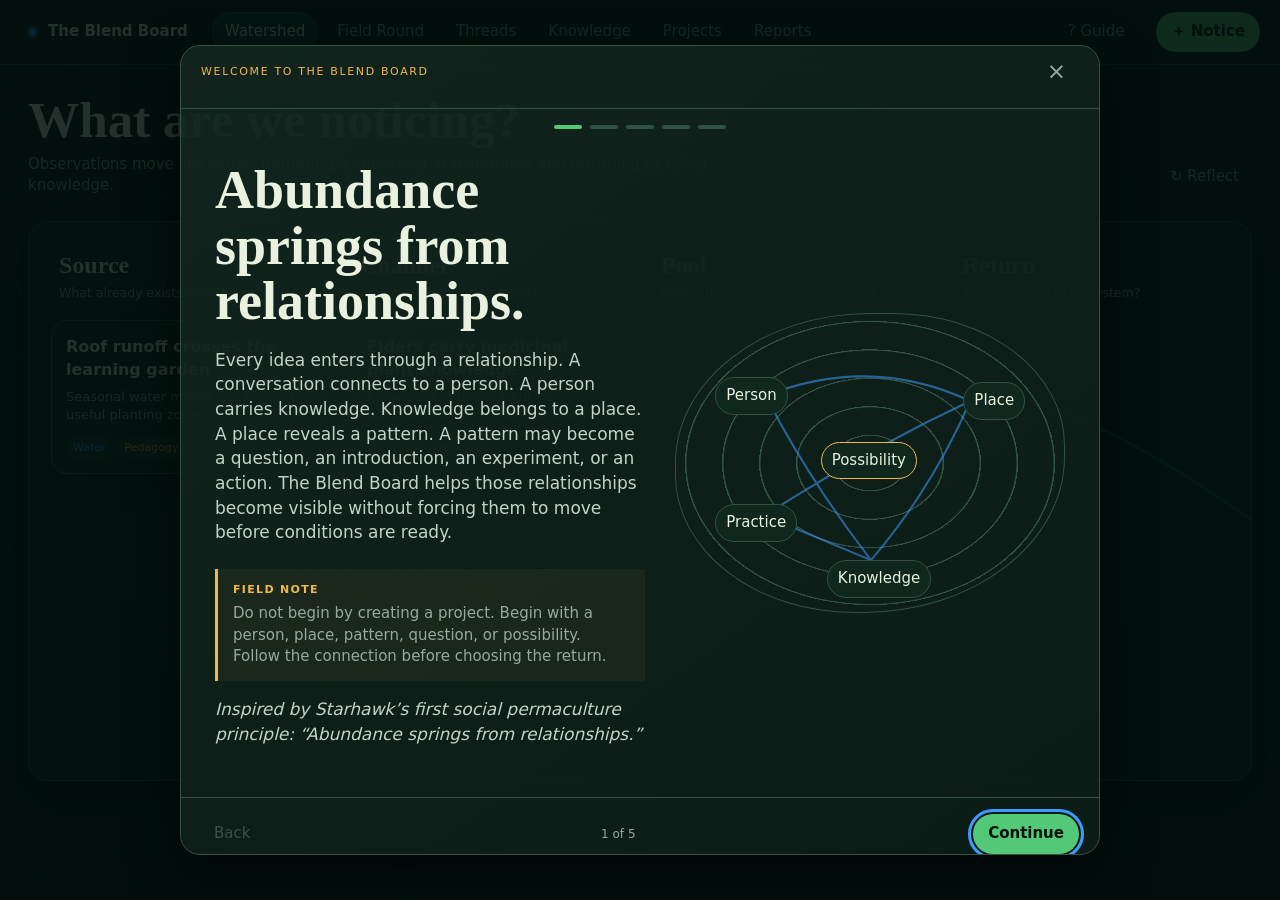
<file: index.html>
<!doctype html>
<html lang="en"><head><meta charset="utf-8"><meta name="viewport" content="width=device-width,initial-scale=1">
<meta name="theme-color" content="#09130f"><link rel="icon" href="data:image/svg+xml,%3Csvg xmlns=%27http://www.w3.org/2000/svg%27 viewBox=%270 0 32 32%27%3E%3Ccircle cx=%2716%27 cy=%2716%27 r=%2714%27 fill=%27%2353c878%27/%3E%3Cpath d=%27M8 18c5-8 11 6 16-4%27 fill=%27none%27 stroke=%27%2308120f%27 stroke-width=%273%27/%3E%3C/svg%3E"><title>Watershed | The Blend Board</title><link rel="stylesheet" href="css/app.css"></head>
<body><a class="skip-link" href="#app">Skip to main content</a><div class="topo" aria-hidden="true"></div><header class="app-header"><button type="button" class="brand" data-mode="watershed"><span aria-hidden="true">◉</span><b>The Blend Board</b></button><nav id="modeNav" aria-label="Modes"></nav><button type="button" id="openGuide" class="ghost guide-button" aria-label="Open starter guide">? Guide</button><button type="button" id="newObservation" class="primary" aria-label="Add observation">＋ Notice</button></header>
<main id="app" tabindex="-1"></main><div id="toast" role="status" aria-live="polite" aria-atomic="true"></div><div id="modalRoot"></div>
<script type="module" src="js/app.js"></script></body></html>
</file>
<file: css/app.css>
:root{--bg:#08120f;--panel:#10211b;--panel2:#142a22;--ink:#e9f1df;--muted:#96aa9d;--line:#315244;--water:#3d9bff;--healing:#53c878;--infra:#a980ff;--ped:#f2b84b;--danger:#df6b6b;--shadow:0 18px 50px #0008}*{box-sizing:border-box}html,body{margin:0;min-height:100%;background:var(--bg);color:var(--ink);font:15px/1.45 Inter,ui-sans-serif,system-ui,-apple-system,Segoe UI,sans-serif}button,input,textarea,select{font:inherit}.topo{position:fixed;inset:0;pointer-events:none;opacity:.13;background:repeating-radial-gradient(ellipse at 15% 30%,transparent 0 28px,#6d9b7a 29px 30px,transparent 31px 49px);mask-image:linear-gradient(120deg,#000,transparent 70%)}.app-header{position:sticky;top:0;z-index:20;display:flex;gap:18px;align-items:center;padding:12px 20px;background:#08120fe8;border-bottom:1px solid var(--line);backdrop-filter:blur(12px)}.brand{display:flex;gap:9px;align-items:center;color:var(--ink);background:none;border:0;cursor:pointer;white-space:nowrap}.brand span{color:var(--water)}nav{display:flex;gap:6px;flex:1;overflow:auto}nav button,.ghost,.chip{border:1px solid transparent;color:var(--muted);background:transparent;border-radius:999px;padding:8px 12px;cursor:pointer}nav button.active,nav button:hover,.ghost:hover,.chip.active{color:var(--ink);border-color:var(--line);background:#183026}.primary{border:0;border-radius:999px;background:var(--healing);color:#07120c;padding:9px 15px;font-weight:800;cursor:pointer}main{position:relative;max-width:1500px;margin:auto;padding:28px}.hero{display:flex;justify-content:space-between;align-items:end;gap:20px;margin-bottom:24px}.hero h1{font:600 clamp(28px,4vw,52px)/1.05 Georgia,serif;margin:0 0 7px}.hero p{color:var(--muted);max-width:680px;margin:0}.panel{background:linear-gradient(145deg,#13271fdd,#0d1d17dd);border:1px solid var(--line);border-radius:20px;box-shadow:var(--shadow)}.flow{position:relative;display:grid;grid-template-columns:repeat(4,1fr);gap:26px;padding:22px;min-height:560px;overflow:hidden}.flow-lines{position:absolute;inset:0;width:100%;height:100%;pointer-events:none}.stage{z-index:1;min-width:0}.stage-head{padding:8px 8px 18px}.stage-head b{font:600 24px Georgia,serif}.stage-head small{display:block;color:var(--muted);margin-top:5px}.card{position:relative;background:#13271ef2;border:1px solid #3e5c4f;border-radius:16px;padding:14px;margin:0 0 15px;cursor:pointer;box-shadow:0 8px 28px #0005;transition:.25s}.card:hover{transform:translateY(-3px);border-color:#72927f}.card h3{margin:0 0 6px;font-size:16px}.card p{margin:0;color:var(--muted);font-size:13px}.tags{display:flex;gap:5px;flex-wrap:wrap;margin-top:12px}.tag{font-size:11px;padding:3px 7px;border-radius:99px;background:#ffffff10}.tag.Water{color:var(--water)}.tag.Healing{color:var(--healing)}.tag.Infrastructure{color:var(--infra)}.tag.Pedagogy{color:var(--ped)}.toolbar{display:flex;gap:10px;flex-wrap:wrap;margin-bottom:16px}.toolbar input,.toolbar select,.field input,.field textarea,.field select{background:#0b1813;color:var(--ink);border:1px solid var(--line);border-radius:10px;padding:10px 12px}.toolbar input{min-width:260px}.graph{position:relative;height:650px;overflow:hidden}.graph svg{width:100%;height:100%}.edge{stroke:#4d7563;stroke-opacity:.45;fill:none}.node{cursor:pointer}.node circle{stroke:#b5d2c2;stroke-width:1.5}.node text{fill:var(--ink);font-size:12px;pointer-events:none}.thread-buttons{display:flex;gap:8px;flex-wrap:wrap}.knowledge-grid{display:grid;grid-template-columns:repeat(auto-fill,minmax(260px,1fr));gap:14px}.type{color:var(--ped);text-transform:uppercase;font-size:10px;letter-spacing:.15em}.board{display:grid;grid-template-columns:repeat(4,1fr);gap:12px}.lane{min-height:440px;padding:12px;background:#0c1915aa;border:1px dashed var(--line);border-radius:16px}.lane.drag{background:#183329}.lane h2{font:600 21px Georgia,serif}.report-grid{display:grid;grid-template-columns:320px 1fr;gap:18px}.output{white-space:pre-wrap;min-height:500px;padding:18px;color:#cfe4d7;overflow:auto}.modal-back{position:fixed;inset:0;z-index:50;background:#000a;display:grid;place-items:center;padding:18px}.modal{width:min(680px,100%);max-height:90vh;overflow:auto;padding:24px}.modal h2{font:600 30px Georgia,serif;margin-top:0}.field{display:grid;gap:6px;margin:14px 0}.field label{color:var(--muted)}.field textarea{min-height:100px;resize:vertical}.checks{display:flex;gap:8px;flex-wrap:wrap}.checks label{border:1px solid var(--line);border-radius:99px;padding:7px 10px}.actions{display:flex;justify-content:flex-end;gap:10px;margin-top:20px}#toast{position:fixed;right:20px;bottom:20px;z-index:80;background:#e7f4e9;color:#0c1b11;padding:10px 14px;border-radius:10px;opacity:0;transform:translateY(10px);transition:.25s}#toast.show{opacity:1;transform:none}@media(max-width:900px){.app-header{align-items:flex-start;flex-wrap:wrap}.app-header nav{order:3;width:100%}.flow,.board{grid-template-columns:1fr}.flow{min-height:0}.flow-lines{display:none}.report-grid{grid-template-columns:1fr}.hero{align-items:flex-start;flex-direction:column}main{padding:18px}.graph{height:520px}}.sr-only{position:absolute!important;width:1px;height:1px;padding:0;margin:-1px;overflow:hidden;clip:rect(0,0,0,0);white-space:nowrap;border:0}.project-card{cursor:grab}.move-label{display:grid;gap:5px;margin-top:12px;color:var(--muted);font-size:12px}.stage-select{width:100%;background:#0b1813;color:var(--ink);border:1px solid var(--line);border-radius:9px;padding:8px}.relation-list{display:grid;gap:7px;max-height:180px;overflow:auto;padding:10px;border:1px solid var(--line);border-radius:10px}.relation-list label{color:var(--ink)}.relation-list small{color:var(--muted)}.form-error{min-height:1.4em;color:#ff9b9b}.check-field{border:0;padding:0}.field>label{display:grid;gap:6px;color:var(--muted)}.card:focus-visible,button:focus-visible,input:focus-visible,textarea:focus-visible,select:focus-visible{outline:3px solid var(--water);outline-offset:2px}@media(max-width:900px){.project-card{cursor:default}.lane{min-height:120px}}
.skip-link{position:fixed;left:12px;top:8px;z-index:100;transform:translateY(-160%);background:var(--ink);color:var(--bg);padding:10px 14px;border-radius:8px;font-weight:800}.skip-link:focus{transform:none}.stage-head h2{font:600 24px Georgia,serif;margin:0}.modal-title-row{display:flex;align-items:flex-start;justify-content:space-between;gap:16px}.modal-title-row h2{margin:0}.icon-close{font-size:24px;line-height:1;padding:5px 10px}.graph{height:auto;min-height:650px}.graph svg{height:650px}.node:focus{outline:none}.node:focus circle{stroke:var(--ink);stroke-width:5}.edge-active{stroke-width:3;stroke-opacity:.8}.edge-muted{stroke-opacity:.12}.graph-alternative{border-top:1px solid var(--line);padding:18px}.graph-alternative ul{display:grid;grid-template-columns:repeat(auto-fit,minmax(240px,1fr));gap:8px;padding:0;list-style:none}.graph-list-button{width:100%;min-height:44px;text-align:left;background:#0b1813;color:var(--ink);border:1px solid var(--line);border-radius:10px;padding:10px}.graph-list-button span{display:block;margin-top:4px;color:var(--muted);font-size:12px}[aria-invalid="true"]{outline:2px solid #ff9b9b;outline-offset:3px}@media(prefers-reduced-motion:reduce){*,*::before,*::after{scroll-behavior:auto!important;transition-duration:.01ms!important;animation-duration:.01ms!important;animation-iteration-count:1!important}}@media(forced-colors:active){.card,.panel,.lane,.graph-list-button{border:1px solid CanvasText}.primary,.chip.active,nav button.active{forced-color-adjust:auto}.node circle{stroke:CanvasText}.edge{stroke:CanvasText}}
.game-score{display:grid;min-width:130px;padding:12px 18px;border:1px solid var(--line);border-radius:16px;background:#10251c}.game-score strong{font:700 28px Georgia,serif;color:var(--ped)}.game-score span{font-size:11px;color:var(--muted);text-transform:uppercase;letter-spacing:.08em}.game-shell{overflow:hidden}.game-mast{display:flex;justify-content:space-between;gap:16px;align-items:center;padding:20px 24px;border-bottom:1px solid var(--line)}.game-mast h2{margin:4px 0 0;font:600 26px Georgia,serif}.quest-kicker{color:var(--ped);font-size:11px;text-transform:uppercase;letter-spacing:.14em}.quest-start{display:grid;grid-template-columns:minmax(280px,1fr) 1fr;align-items:center;gap:40px;padding:40px}.watershed-orbit{position:relative;min-height:330px;border-radius:50%;border:1px solid #38614f;background:radial-gradient(circle,#18382b 0 22%,transparent 23%),repeating-radial-gradient(circle,transparent 0 42px,#284b3c 43px 44px)}.watershed-orbit span{position:absolute;padding:7px 10px;border-radius:99px;background:#10271e;border:1px solid var(--line)}.watershed-orbit span:nth-child(1){left:6%;top:44%}.watershed-orbit span:nth-child(2){left:31%;top:9%}.watershed-orbit span:nth-child(3){right:5%;top:28%}.watershed-orbit span:nth-child(4){right:13%;bottom:14%}.watershed-orbit span:nth-child(5){left:28%;bottom:5%}.quest-start h3{font:600 30px Georgia,serif;margin:0 0 10px}.quest-start-button{margin-top:18px}.quest-meta{color:var(--muted);font-size:12px}.quest-progress{padding:18px 24px}.quest-progress-label{display:flex;justify-content:space-between;color:var(--muted);font-size:12px}.progress-track{height:8px;margin-top:8px;border-radius:99px;background:#08130f;overflow:hidden}.progress-track span{display:block;height:100%;border-radius:inherit;background:linear-gradient(90deg,var(--water),var(--healing),var(--ped));transition:width .5s ease}.quest-stage{display:grid;grid-template-columns:240px minmax(0,680px);justify-content:center;gap:34px;padding:20px 28px 42px}.quest-map ol{list-style:none;padding:0;margin:0}.quest-map li{display:flex;align-items:center;gap:10px;padding:10px;color:var(--muted)}.quest-map li span{display:grid;place-items:center;width:28px;height:28px;border:1px solid var(--line);border-radius:50%}.quest-map li.current{color:var(--ink);font-weight:700}.quest-map li.current span{background:var(--ped);color:#161006;border-color:var(--ped)}.quest-map li.done span{background:var(--healing);color:#07120c}.quest-card{padding:26px;border:1px solid var(--line);border-radius:18px;background:#0d1d17}.quest-card h3{font:600 34px Georgia,serif;margin:8px 0}.quest-prompt{font-size:17px;color:#c8d8cc}.quest-card>label{display:grid;margin:16px 0 6px;color:var(--muted)}.quest-card textarea,.quest-card select{width:100%;background:#08130f;color:var(--ink);border:1px solid var(--line);border-radius:11px;padding:12px}.quest-card textarea{min-height:140px;resize:vertical}.quest-actions{display:flex;justify-content:space-between;align-items:center;gap:10px;margin-top:16px}.quest-history{margin-top:34px}.quest-history-card small{display:block;margin-top:12px;color:var(--muted)}@media(max-width:900px){.quest-start{grid-template-columns:1fr;padding:24px}.watershed-orbit{min-height:250px}.quest-stage{grid-template-columns:1fr;padding:16px}.quest-map ol{display:flex;overflow:auto}.quest-map li{min-width:max-content}.quest-map li{font-size:0}.quest-map li span{font-size:13px}.game-mast{align-items:flex-start}.quest-card h3{font-size:28px}}@media(prefers-reduced-motion:reduce){.progress-track span{transition:none}}
.cycle-record{display:grid;min-width:150px;padding:12px 18px;border:1px solid var(--line);border-radius:16px;background:#10251c}.cycle-record strong{font:700 30px Georgia,serif;color:var(--healing)}.cycle-record span,.cycle-record small{color:var(--muted)}.cycle-record span{text-transform:uppercase;letter-spacing:.08em;font-size:11px}.cycle-record small{font-size:11px}.principle-note{display:flex;gap:14px;align-items:center;margin:-8px 0 20px;padding:12px 15px;border-left:3px solid var(--ped);background:#f2b84b12}.principle-note span{color:var(--muted)}.round-intro{display:grid;grid-template-columns:minmax(300px,1fr) minmax(300px,520px);gap:40px;align-items:center;padding:36px}.current-diagram{position:relative;min-height:360px;border-radius:50%;background:repeating-radial-gradient(circle,transparent 0 39px,#315244 40px 41px);border:1px solid var(--line)}.current-diagram::after{content:"";position:absolute;inset:28%;border-radius:50%;background:#18382b}.current-diagram span{position:absolute;z-index:1;padding:6px 10px;border:1px solid var(--line);border-radius:99px;background:#10271e}.current-diagram span:nth-child(1){left:2%;top:43%}.current-diagram span:nth-child(2){left:24%;top:8%}.current-diagram span:nth-child(3){right:9%;top:18%}.current-diagram span:nth-child(4){right:1%;bottom:25%}.current-diagram span:nth-child(5){right:30%;bottom:3%}.current-diagram span:nth-child(6){left:15%;bottom:12%}.round-setup{display:grid;gap:14px}.round-setup h3{font:600 30px Georgia,serif;margin:0}.round-setup fieldset{display:flex;gap:16px;border:0;padding:0}.round-setup select{background:#08130f;color:var(--ink);border:1px solid var(--line);border-radius:10px;padding:10px}.setup-note,.ethics-note{padding:11px;border:1px solid var(--ped);border-radius:10px;background:#f2b84b0d;color:#d8d5bc}.sensitivity-check{display:flex!important;grid-template-columns:auto 1fr!important;align-items:start;gap:8px!important;padding:10px;border:1px solid var(--line);border-radius:10px;color:var(--ink)!important}.responsibility-grid{display:grid;gap:8px;border:0;padding:0}.responsibility-grid label{display:flex;gap:9px;padding:9px;border:1px solid var(--line);border-radius:9px}.return-grid{display:grid;grid-template-columns:repeat(5,1fr);gap:8px;border:0;padding:0}.return-grid legend{margin-bottom:8px}.return-choice{position:relative;display:grid!important;place-items:center;align-content:start;gap:5px!important;min-height:135px;margin:0!important;padding:10px!important;border:1px solid var(--line);border-radius:12px;text-align:center;color:var(--ink)!important}.return-choice input{position:absolute;opacity:0}.return-choice:has(input:checked){border-color:var(--ped);background:#f2b84b18}.return-icon{font-size:25px;color:var(--ped)}.return-choice small{color:var(--muted);font-size:10px}.holding-pool,.quest-history{margin-top:34px}.holding-pool{padding:22px;border:1px dashed var(--water);border-radius:20px;background:#3d9bff08}.round-history-card small{display:block;margin-top:12px;color:var(--muted)}@media(max-width:900px){.principle-note{align-items:flex-start;flex-direction:column}.round-intro{grid-template-columns:1fr;padding:20px}.current-diagram{min-height:250px}.return-grid{grid-template-columns:1fr}.return-choice{grid-template-columns:40px 1fr;text-align:left;place-items:start;min-height:0}.return-choice small{grid-column:2}.cycle-record{width:100%}}
.guide-button{white-space:nowrap}.guide-back{background:#02100dda}.guide-modal{width:min(920px,100%);padding:0;overflow:hidden}.guide-top{display:flex;justify-content:space-between;align-items:center;padding:16px 20px;border-bottom:1px solid var(--line)}.guide-top>span{color:var(--ped);font-size:11px;text-transform:uppercase;letter-spacing:.15em}.guide-close{font-size:23px;line-height:1}.guide-dots{display:flex;justify-content:center;gap:8px;padding:16px 20px 0}.guide-dots span{width:28px;height:4px;overflow:hidden;color:transparent;border-radius:99px;background:var(--line)}.guide-dots span.active{background:var(--healing)}.guide-content{display:grid;grid-template-columns:1.05fr .95fr;gap:30px;align-items:center;min-height:430px;padding:34px}.guide-copy h2{font:600 clamp(32px,5vw,54px)/1.03 Georgia,serif;margin:0 0 18px}.guide-copy>p{font-size:17px;color:#c4d3c8}.guide-copy aside{display:grid;gap:5px;margin-top:24px;padding:13px 15px;border-left:3px solid var(--ped);background:#f2b84b0d;color:var(--muted)}.guide-copy aside strong{color:var(--ped);font-size:11px;text-transform:uppercase;letter-spacing:.12em}.guide-visual{display:grid;place-items:center;min-height:300px;border:1px solid var(--line);border-radius:50% 44% 52% 46%;background:repeating-radial-gradient(ellipse at center,transparent 0 35px,#315244 36px 37px)}.guide-river{display:grid;gap:13px}.guide-river span{padding:8px 28px;border:1px solid var(--water);border-radius:99px;background:#0d211a}.guide-river span:nth-child(2){transform:translateX(35px)}.guide-river span:nth-child(3){transform:translateX(-20px)}.guide-flow{display:grid;gap:8px;text-align:center}.guide-flow i{color:var(--water);font-style:normal}.guide-returns{display:grid;grid-template-columns:repeat(2,1fr);gap:8px}.guide-returns span,.guide-visibility span{padding:9px 12px;border:1px solid var(--line);border-radius:10px;background:#10271e;text-align:center}.guide-returns span:last-child{grid-column:1/-1;border-color:var(--water)}.guide-visibility{display:grid;gap:8px}.guide-time{display:grid;text-align:center}.guide-time strong{font:700 92px Georgia,serif;color:var(--healing);line-height:.8}.guide-time span{text-transform:uppercase;letter-spacing:.17em;color:var(--muted)}.guide-footer{display:flex;justify-content:space-between;align-items:center;padding:16px 20px;border-top:1px solid var(--line)}.guide-footer>span{color:var(--muted);font-size:12px}.guide-footer button[disabled]{opacity:.35;cursor:not-allowed}@media(max-width:900px){.guide-button{order:2}.guide-content{grid-template-columns:1fr;min-height:0;padding:22px}.guide-visual{min-height:210px;order:-1}.guide-copy h2{font-size:34px}.guide-copy>p{font-size:15px}.guide-footer{position:sticky;bottom:0;background:var(--panel)}}
.guide-attribution{margin-top:16px;color:var(--muted);font-size:12px;font-style:italic}.guide-web{position:relative;width:min(310px,90%);height:270px}.guide-web svg{position:absolute;inset:0;width:100%;height:100%;overflow:visible}.guide-web path{fill:none;stroke:var(--water);stroke-width:2;stroke-opacity:.55}.guide-web span{position:absolute;z-index:2;padding:7px 10px;border:1px solid var(--line);border-radius:999px;background:#10271e}.guide-web span:nth-child(1){left:0;top:18%}.guide-web span:nth-child(2){right:0;top:20%}.guide-web span:nth-child(3){left:0;bottom:21%}.guide-web span:nth-child(4){left:36%;bottom:0}.guide-web span:nth-child(5){left:34%;top:42%;border-color:var(--ped)}
</file>
